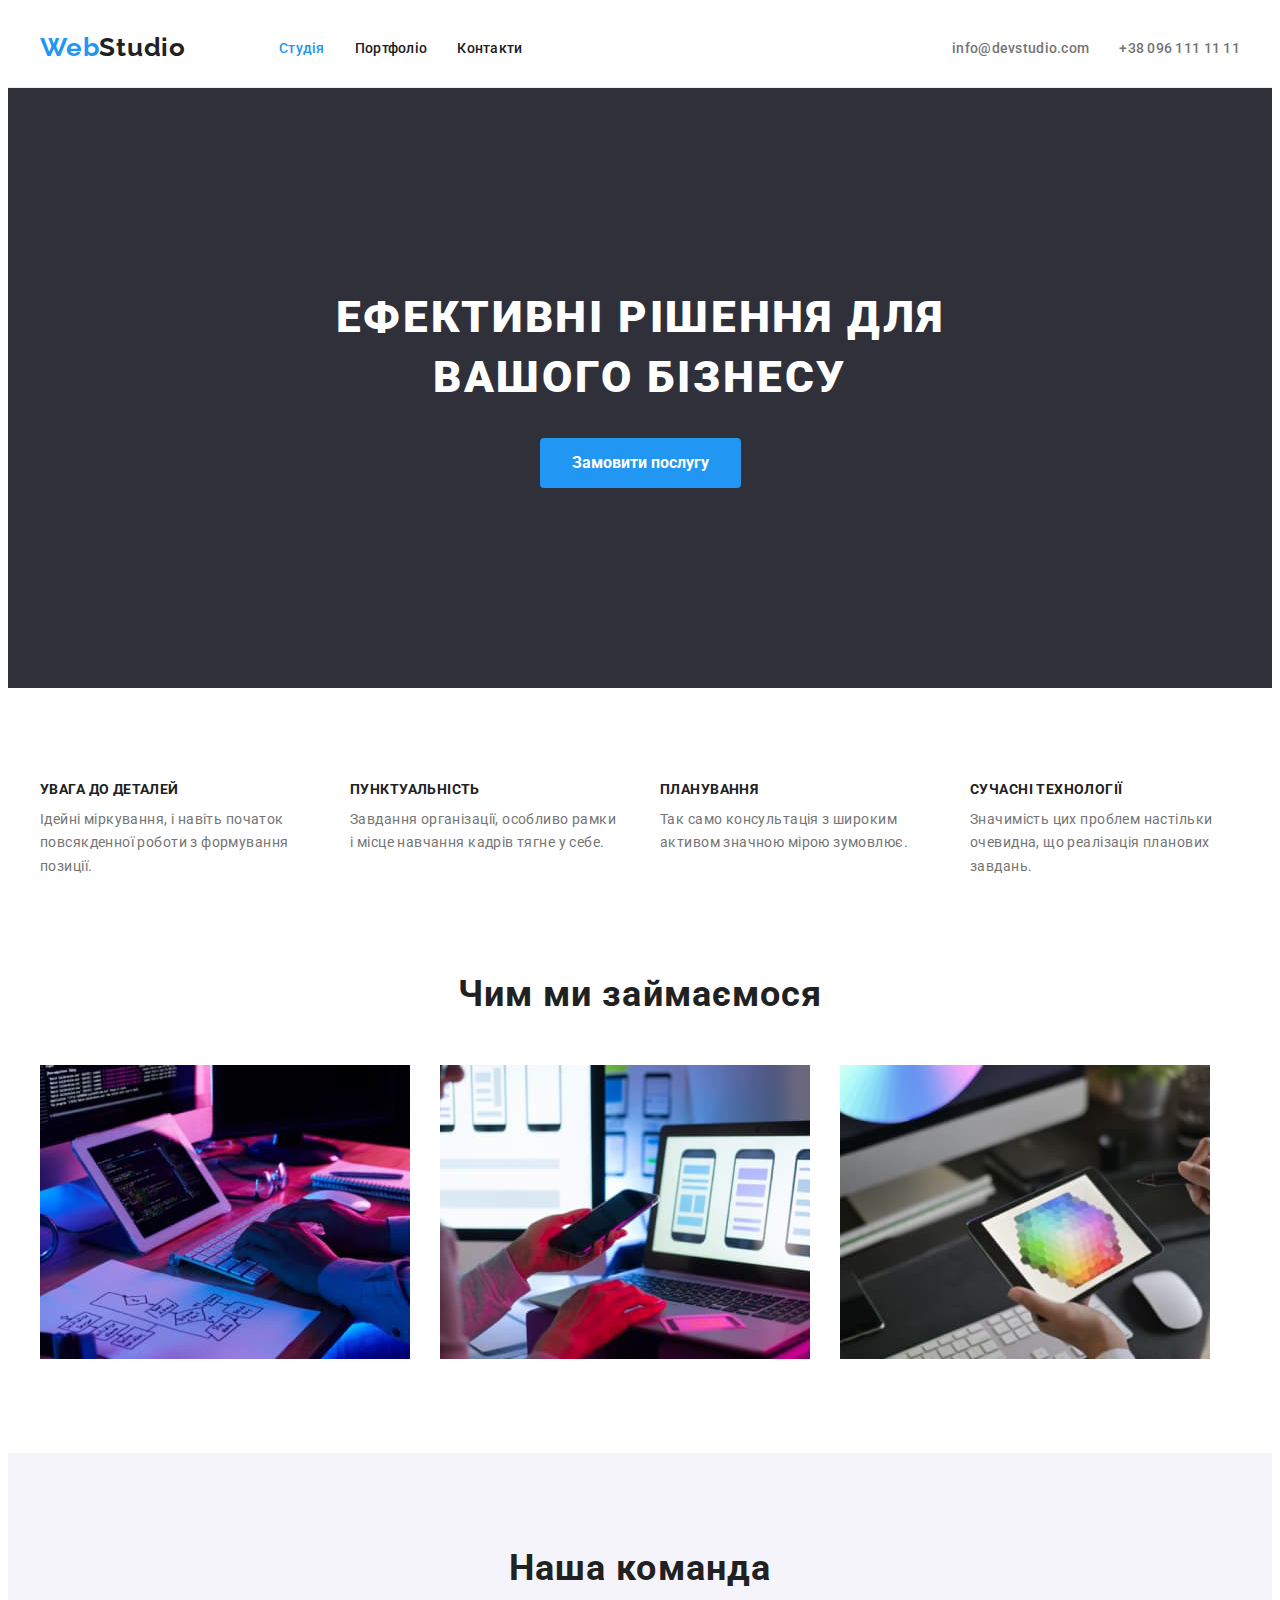
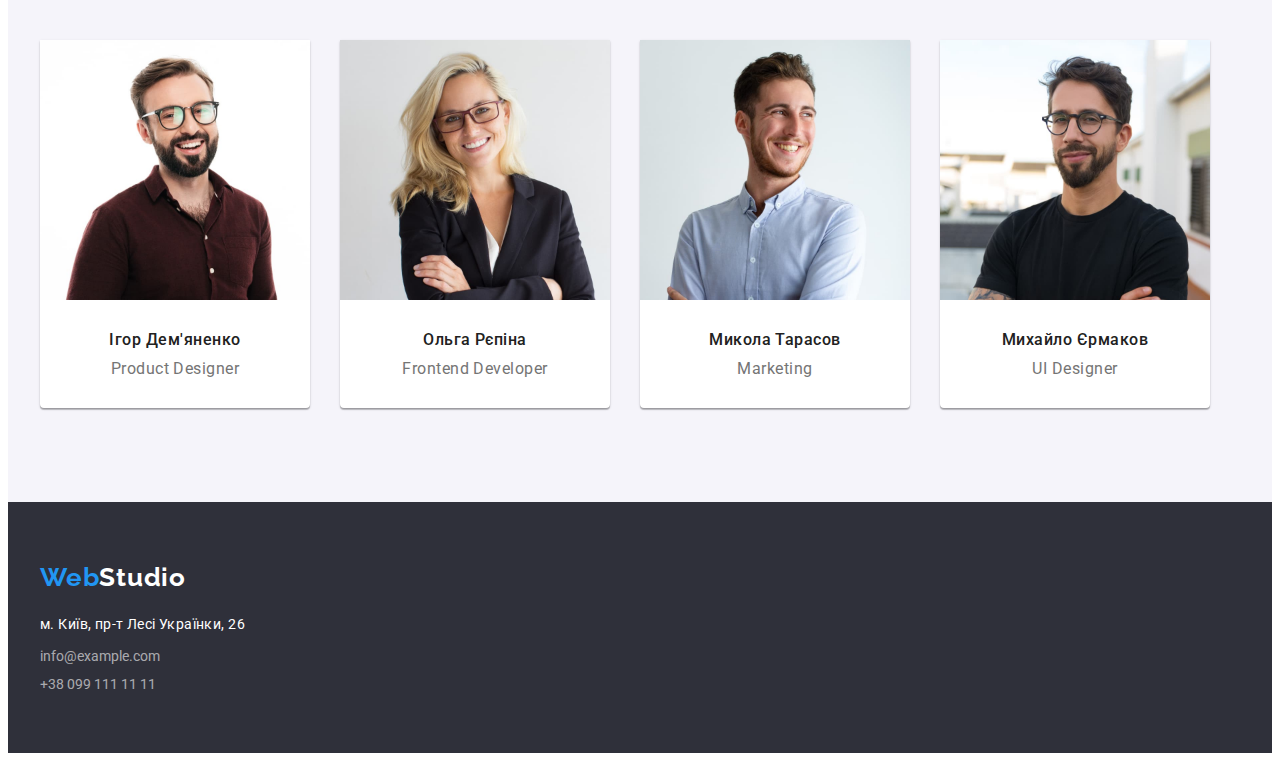
<file: index.html>
<!DOCTYPE html>
<html lang="uk">
  <head>
    <meta charset="UTF-8" />
    <meta http-equiv="X-UA-Compatible" content="IE=edge" />
    <meta name="viewport" content="width=device-width, initial-scale=1.0" />
    <title>Студія</title>

    <link rel="preconnect" href="https://fonts.googleapis.com" />
    <link rel="preconnect" href="https://fonts.gstatic.com" crossorigin />
    <link
      href="https://fonts.googleapis.com/css2?family=Raleway:wght@700&family=Roboto:wght@400;500;700;900&display=swap"
      rel="stylesheet"
    />

    <link rel="stylesheet" href="https://cdnjs.cloudflare.com/ajax/libs/modern-normalize/1.1.0/modern-normalize.min.css"
      integrity="sha512-wpPYUAdjBVSE4KJnH1VR1HeZfpl1ub8YT/NKx4PuQ5NmX2tKuGu6U/JRp5y+Y8XG2tV+wKQpNHVUX03MfMFn9Q=="
      crossorigin="anonymous" referrerpolicy="no-referrer" />
    <link rel="stylesheet" href="./css/styles.css" />
  </head>

  <body>
    <header class="header-positioning">
      <div class="container nav-line">
        <nav class="nav-line">
          <a class="logo-font" href="./index.html"
            ><span style="color: var(--color-blue)">Web</span>Studio</a
          >
          <ul class="list pages-box">
            <li class="pages-item"><a class="link link-opened-page" href="">Cтудія</a></li>
            <li class="pages-item"><a class="link" href="./portfolio.html">Портфоліо</a></li>
            <li class="pages-item"><a class="link" href="#contacts">Контакти</a></li>
          </ul>
        </nav>
        <ul class="list pages-box">
          <li class="pages-item pages-item pages-item">
            <a class="link link-contacts" href="mailto:info@example.com">info@devstudio.com</a>
          </li>
          <li class="pages-item pages-item pages-item">
            <a class="link link-contacts" href="tel:+380961111111">+38 096 111 11 11</a>
          </li>
        </ul>
      </div>
    </header>

    <main>
      <!-- Hero -->
      <section class="section-dark section-hero">
        <div class="container-hero">
        <h1 class="hero-font">Ефективні рішення для вашого бізнесу</h1>
        <button class="button" type="button">Замовити послугу</button>
        </div>
      </section>
      <section class="qualities section-positioning">
        <div class="container">
        <!-- Прихований заголовок -->
        <h2 class="visually-hidden">Наші головні якості</h2>
        <ul class="list qualities-box">
          <li class="qualities-item">
            <h3>УВАГА ДО ДЕТАЛЕЙ</h3>
            <p>Ідейні міркування, і навіть початок повсякденної роботи з формування позиції.</p>
          </li>
          <li class="qualities-item">
            <h3>ПУНКТУАЛЬНІСТЬ</h3>
            <p>Завдання організації, особливо рамки і місце навчання кадрів тягне у себе.</p>
          </li>
          <li class="qualities-item">
            <h3>ПЛАНУВАННЯ</h3>
            <p>Так само консультація з широким активом значною мірою зумовлює.</p>
          </li>
          <li class="qualities-item">
            <h3>СУЧАСНІ ТЕХНОЛОГІЇ</h3>
            <p>Значимість цих проблем настільки очевидна, що реалізація планових завдань.</p>
          </li>
        </ul>
        </div>
      </section>
      <section class="section-positioning">
        <div class="container">
        <h2 class="section-title">Чим ми займаємося</h2>
        <ul class="list whatwedo">
          <li class="whatwedo-item">
            <img
              src="./images/section3/img1.jpg"
              alt="розробка програмного забезпечення"
              width="370"
            />
          </li>
          <li class="whatwedo-item">
            <img src="./images/section3/img2.jpg" alt="розробка мобільних додатків" width="370" />
          </li>
          <li class="whatwedo-item">
            <img
              src="./images/section3/img3.jpg"
              alt="грамотне використання колористики"
              width="370"
            />
          </li>
        </ul>
        </div>
      </section>
      <section class="section-gray team section-positioning">
        <div class="container">
        <h2 class="section-title">Наша команда</h2>
        <ul class="list team-box">
          <li class="team-item">
            <img
              src="./images/section4/img_demyanenko.jpg"
              alt="Ігор Дем'яненко - Product Designer"
              width="270"
            />
            <div class="team-member">
              <h3>Ігор Дем'яненко</h3>
              <p lang="en">Product Designer</p>
            </div>
          </li>
          <li class="team-item">
            <img
              src="./images/section4/img_repina.jpg"
              alt="Ольга Рєпіна - Frontend Developer"
              width="270"
            />
            <div class="team-member">
              <h3>Ольга Рєпіна</h3>
              <p lang="en">Frontend Developer</p>
            </div>
          </li>
          <li class="team-item">
            <img
              src="./images/section4/img_tarasov.jpg"
              alt="Микола Тарасов - Marketing"
              width="270"
            />
            <div class="team-member">
              <h3>Микола Тарасов</h3>
              <p lang="en">Marketing</p>
            </div>
          </li>
          <li class="team-item">
            <img
              src="./images/section4/img_ermakov.jpg"
              alt="Михайло Єрмаков - UI Designer"
              width="270"
            />
            <div class="team-member">
              <h3>Михайло Єрмаков</h3>
              <p lang="en">UI Designer</p>
            </div>
          </li>
        </ul>
        </div>
      </section>
    </main>

    <footer class="section-dark footer-positioning">
      <div class="container">
        <a class="logo-font logo-footer" href="/index.html"
          ><span style="color: var(--color-blue)">Web</span>Studio</a
        >
        <address id="contacts">
          <ul class="list footer-box">
            <li>
              <a
                class="link"
                href="https://goo.gl/maps/1K6WkKLkkUkgV1Cs8"
                target="_blank"
                rel="noopener noreferrer nofollow"
                >м. Київ, пр-т Лесі Українки, 26</a
              >
            </li>
            <li><a class="link-transp" href="mailto:info@example.com">info@example.com</a></li>
            <li><a class="link-transp" href="tel:+380961111111">+38 099 111 11 11</a></li>
          </ul>
        </address>
      </div>
    </footer>
  </body>
</html>
</file>
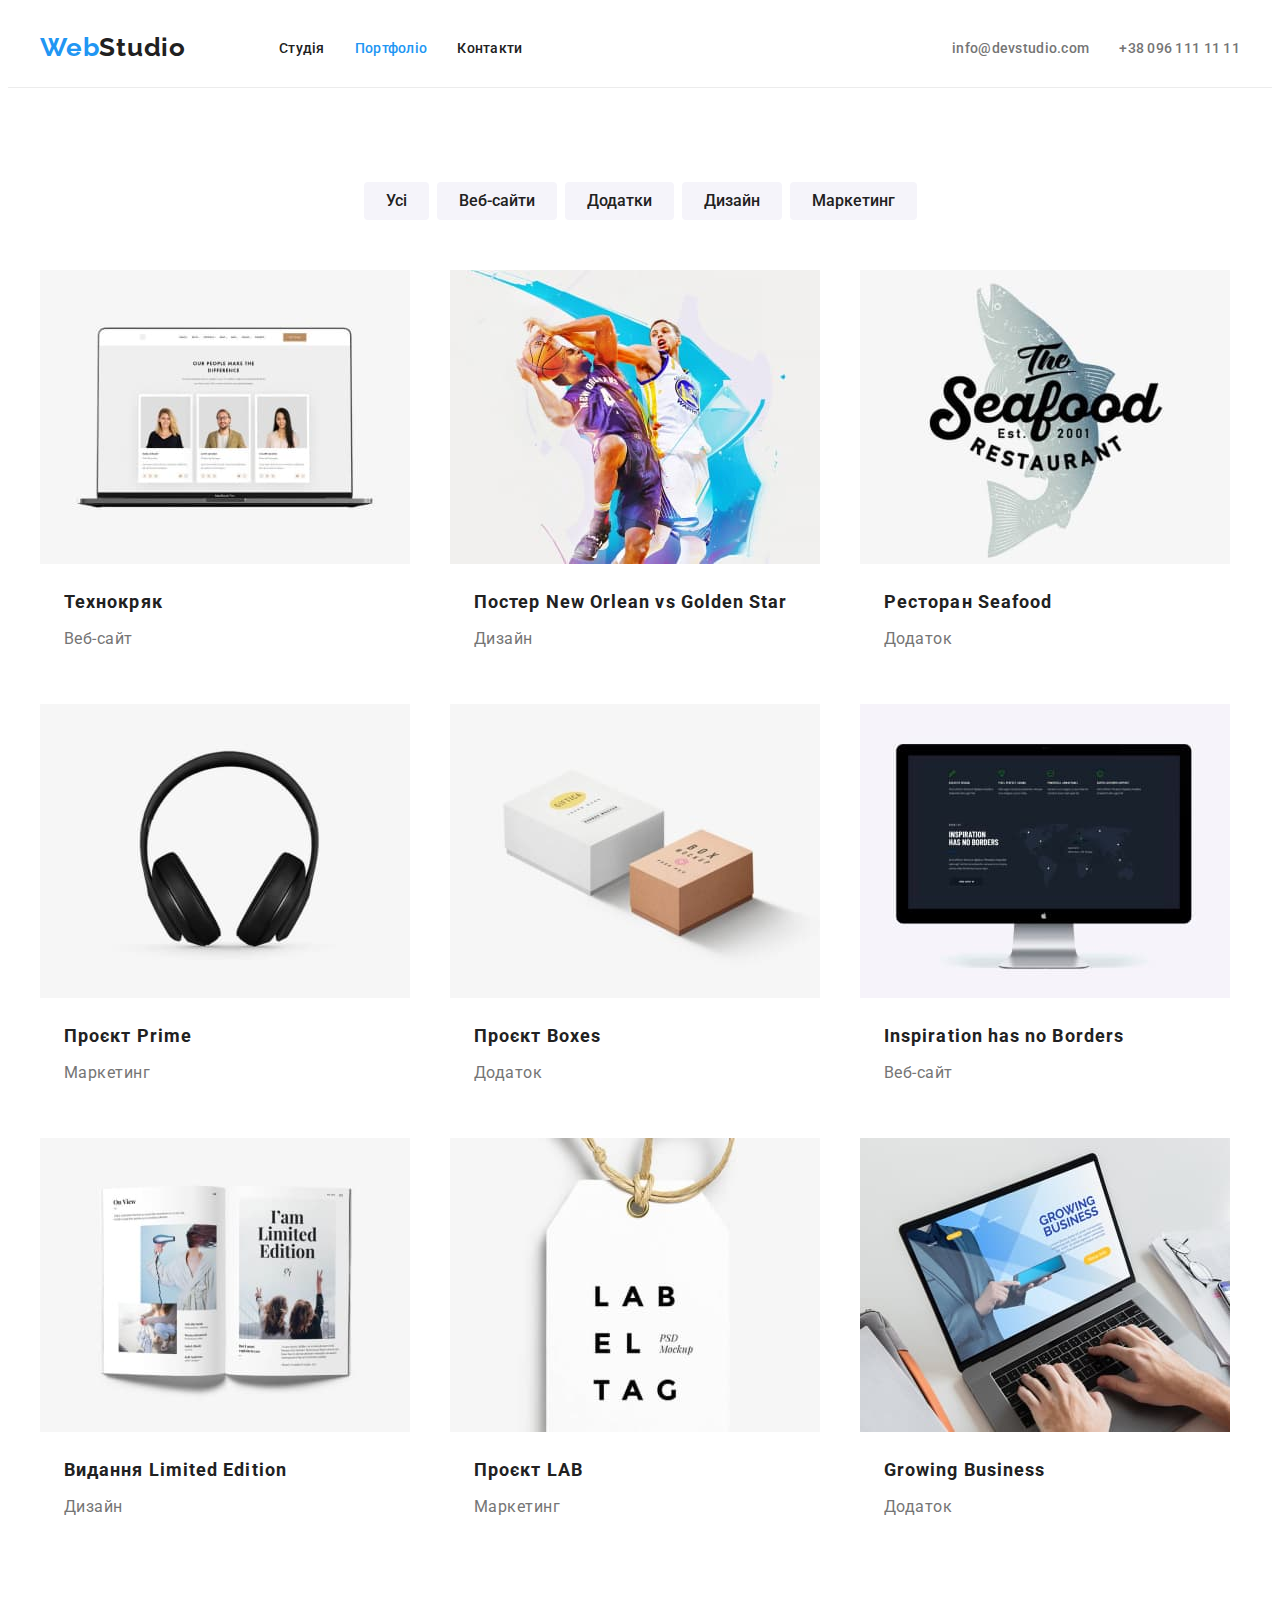
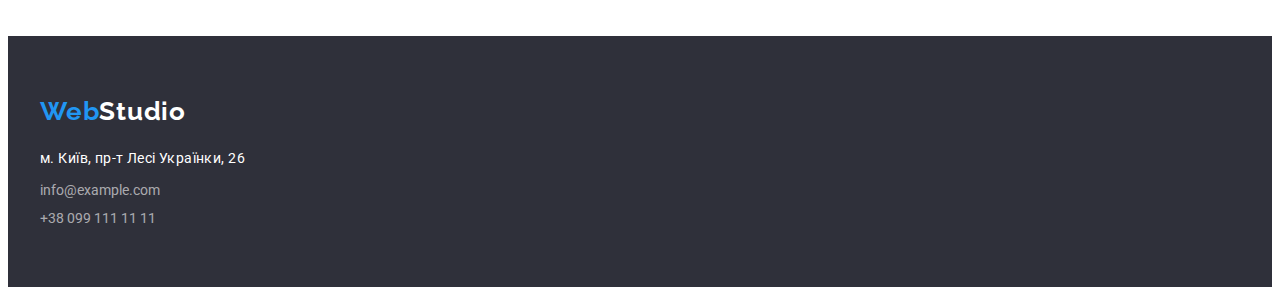
<file: portfolio.html>
<!DOCTYPE html>
<html lang="uk">
  <head>
    <meta charset="UTF-8" />
    <meta http-equiv="X-UA-Compatible" content="IE=edge" />
    <meta name="viewport" content="width=device-width, initial-scale=1.0" />
    <title>Портфоліо</title>

    <link rel="preconnect" href="https://fonts.googleapis.com" />
    <link rel="preconnect" href="https://fonts.gstatic.com" crossorigin />
    <link
      href="https://fonts.googleapis.com/css2?family=Raleway:wght@700&family=Roboto:wght@400;500;700;900&display=swap"
      rel="stylesheet"
    />

    <link
      rel="stylesheet"
      href="https://cdnjs.cloudflare.com/ajax/libs/modern-normalize/1.1.0/modern-normalize.min.css"
      integrity="sha512-wpPYUAdjBVSE4KJnH1VR1HeZfpl1ub8YT/NKx4PuQ5NmX2tKuGu6U/JRp5y+Y8XG2tV+wKQpNHVUX03MfMFn9Q=="
      crossorigin="anonymous"
      referrerpolicy="no-referrer"
    />
    <link rel="stylesheet" href="./css/styles.css" />
  </head>
  <body>
    <header class="header-positioning">
      <div class="container nav-line">
        <nav class="nav-line">
          <a class="logo-font" href="./index.html"
            ><span style="color: var(--color-blue)">Web</span>Studio</a
          >
          <ul class="list pages-box">
            <li class="pages-item"><a class="link" href="./index.html">Cтудія</a></li>
            <li class="pages-item">
              <a class="link link-opened-page" href="./portfolio.html">Портфоліо</a>
            </li>
            <li class="pages-item"><a class="link" href="#contacts">Контакти</a></li>
          </ul>
        </nav>
        <ul class="list pages-box">
          <li class="pages-item">
            <a class="link link-contacts" href="mailto:info@example.com">info@devstudio.com</a>
          </li>
          <li class="pages-item">
            <a class="link link-contacts" href="tel:+380961111111">+38 096 111 11 11</a>
          </li>
        </ul>
      </div>
    </header>

    <main>
      <section class="section-positioning">
        <div class="container">
          <ul class="list portfolio-filter">
            <li><button class="button-for-filter" type="button">Усі</button></li>
            <li><button class="button-for-filter" type="button">Веб-сайти</button></li>
            <li><button class="button-for-filter" type="button">Додатки</button></li>
            <li><button class="button-for-filter" type="button">Дизайн</button></li>
            <li><button class="button-for-filter" type="button">Маркетинг</button></li>
          </ul>
          <ul class="list portfolio-box portfolio-options">
            <li class="portfolio-item">
              <img src="./images/portfolio/img1.jpg" alt="progect1" width="370" />
              <div class="portfolio-item-description">
                <h3>Технокряк</h3>
                <p>Веб-сайт</p>
              </div>
            </li>
            <li class="portfolio-item">
              <img src="./images/portfolio/img2.jpg" alt="progect2" width="370" />
              <div class="portfolio-item-description">
                <h3>Постер New Orlean vs Golden Star</h3>
                <p>Дизайн</p>
              </div>
            </li>
            <li class="portfolio-item">
              <img src="./images/portfolio/img3.jpg" alt="progect3" width="370" />
              <div class="portfolio-item-description">
                <h3>Ресторан Seafood</h3>
                <p>Додаток</p>
              </div>
            </li>
            <li class="portfolio-item">
              <img src="./images/portfolio/img4.jpg" alt="progect4" width="370" />
              <div class="portfolio-item-description">
                <h3>Проєкт Prime</h3>
                <p>Маркетинг</p>
              </div>
            </li>
            <li class="portfolio-item">
              <img src="./images/portfolio/img5.jpg" alt="progect5" width="370" />
              <div class="portfolio-item-description">
                <h3>Проєкт Boxes</h3>
                <p>Додаток</p>
              </div>
            </li>
            <li class="portfolio-item">
              <img src="./images/portfolio/img6.jpg" alt="progect6" width="370" />
              <div class="portfolio-item-description">
                <h3>Inspiration has no Borders</h3>
                <p>Веб-сайт</p>
              </div>
            </li>
            <li class="portfolio-item">
              <img src="./images/portfolio/img7.jpg" alt="progect7" width="370" />
              <div class="portfolio-item-description">
                <h3>Видання Limited Edition</h3>
                <p>Дизайн</p>
              </div>
            </li>
            <li class="portfolio-item">
              <img src="./images/portfolio/img8.jpg" alt="progect8" width="370" />
              <div class="portfolio-item-description">
                <h3>Проєкт LAB</h3>
                <p>Маркетинг</p>
              </div>
            </li>
            <li class="portfolio-item">
              <img src="./images/portfolio/img9.jpg" alt="progect9" width="370" />
              <div class="portfolio-item-description">
                <h3>Growing Business</h3>
                <p>Додаток</p>
              </div>
            </li>
          </ul>
        </div>
      </section>
    </main>

    <footer class="section-dark footer-positioning">
      <div class="container">
        <a class="logo-font logo-footer" href="./index.html"
          ><span style="color: var(--color-blue)">Web</span>Studio</a
        >
        <address id="contacts">
          <ul class="list footer-box">
            <li>
              <a
                class="link"
                href="https://goo.gl/maps/1K6WkKLkkUkgV1Cs8"
                target="_blank"
                rel="noopener noreferrer"
                >м. Київ, пр-т Лесі Українки, 26</a
              >
            </li>
            <li><a class="link-transp" href="mailto:info@example.com">info@example.com</a></li>
            <li><a class="link-transp" href="tel:+380961111111">+38 099 111 11 11</a></li>
          </ul>
        </address>
      </div>
    </footer>
  </body>
</html>
</file>
<file: css/styles.css>
:root {
  --color-blue: #2196f3;
}

body {
  font-family: 'Roboto', sans-serif;
  color: #212121;
}
/* RESET */

p,
h1,
h2,
h3,
h4,
h5,
h6 {
  margin: 0;
}

ul,
ol {
  margin: 0;
  padding-left: 0;
}

button {
  cursor: pointer;
}

address {
  font-style: normal;
}

img {
  display: block;
  max-width: 100%;
  height: auto;
}

.logo-font {
  text-decoration: none;

  font-family: 'Raleway', sans-serif;
  font-weight: 700;
  font-size: 26px;
  line-height: 1.19;
  /* identical to box height */

  letter-spacing: 0.03em;
  color: inherit;
}

.hero-font {
  font-weight: 900;
  font-size: 44px;
  line-height: 1.36;
  /* or 136% */
  letter-spacing: 0.06em;
  text-transform: uppercase;
}

.list {
  list-style-type: none;
}

.link {
  text-decoration: none;
  color: inherit;
  font-weight: 500;
  font-size: 14px;
  line-height: 1.14;
  letter-spacing: 0.02em;
}

.link-contacts {
  color: #757575;
}

footer .link {
  font-weight: 400;
  font-size: 14px;
  line-height: 1.71;
  /* or 171% */

  letter-spacing: 0.03em;
}

.link:hover,
.link:focus,
.link-transp:hover,
.link-transp:focus {
  color: var(--color-blue);
}

.link-opened-page {
  color: var(--color-blue);
}

.link-transp {
  text-decoration: none;
  color: rgba(255, 255, 255, 0.6);
  font-size: 14px;
}

.button {
  background-color: var(--color-blue);
  color: #ffffff;
  border: none;

  font-weight: 700;
  font-size: 16px;
  line-height: 1.875;
  font-family: inherit;

  border-radius: 4px;
  padding: 10px 32px;
}

.button-for-filter {
  color: #212121;
  background-color: #f5f4fa;
  cursor: pointer;
  border: none;
  border-radius: 4px;

  padding: 6px 22px;
  font-weight: 500;
  font-size: 16px;
  line-height: 1.625;
  font-family: inherit;
}
.button-for-filter:hover {
  background-color: var(--color-blue);
  color: #ffffff;
}

.section-dark {
  color: #ffffff;
  background-color: #2f303a;
}

.section-gray {
  background-color: #f5f4fa;
}

.section-title {
  font-weight: 700;
  font-size: 36px;
  line-height: 1.17;
  letter-spacing: 0.03em;
}

.qualities h3 {
  font-weight: 700;
  font-size: 14px;
  line-height: 1.14;
  letter-spacing: 0.03em;
  text-transform: uppercase;
}

.qualities p {
  font-size: 14px;
  line-height: 1.71;
  /* or 171% */

  letter-spacing: 0.03em;
  color: #757575;
}

.team h3 {
  font-weight: 500;
  font-size: 16px;
  line-height: 1.19;
  /* identical to box height */
  letter-spacing: 0.03em;
}

.team p {
  line-height: 1.19;
  /* identical to box height */
  letter-spacing: 0.03em;

  color: #757575;
}

.portfolio-options h3 {
  font-weight: 700;
  font-size: 18px;
  line-height: 2;
  /* identical to box height, or 200% */

  letter-spacing: 0.06em;
}

.portfolio-options p {
  line-height: 1.88;
  /* identical to box height, or 188% */

  letter-spacing: 0.03em;
  color: #757575;
}

/* homework 3 */

.visually-hidden {
  position: absolute;
  width: 1px;
  height: 1px;
  margin: -1px;
  border: 0;
  padding: 0;

  white-space: nowrap;
  clip-path: inset(100%);
  clip: rect(0 0 0 0);
  overflow: hidden;
}

.section-positioning{
  padding-top: 94px;
  padding-bottom: 94px
}
.qualities.section-positioning{
  padding-bottom: 0;
}

.container{
  width: 1200px;
  margin-left: auto;
  margin-right: auto;
  padding-left: 15px;
  padding-right: 15px; 
}
.container-team h2,
.container h2 {
  text-align: center;
  margin-bottom: 50px;
}
.container h3 {
  margin-bottom: 10px;
}

/* header */
.header-positioning{
  padding: 24px 0;
  border-bottom: solid 1px #ececec;
}
.nav-line {
  display: flex;
  align-items: center;
  justify-content: space-between;
}
.nav-line .logo-font {
  flex-basis: 145px;
  margin-right: 93px;
}
.pages-box {
  display: flex;
  gap: 30px;
}

/* hero */
.section-hero{
  padding: 200px 0;
}
.container-hero {
  /* padding: 200px 0; */
  width: 696px;
  margin-left: auto;
  margin-right: auto;
  text-align: center;
}
.container-hero h1 {
  margin-bottom: 30px;
}

/* our main qualities*/
.qualities-box {
  display: flex;
  justify-content: space-between;
}
.qualities-item {
  width: 270px;
}

/* what we do */
.whatwedo {
  display: flex;
}
.whatwedo-item:not(:last-child) {
  margin-right: 30px;
}

/* our team */
.team-box {
  display: flex;
  gap: 30px;
}
.team-item {
  width: 270px;
  background-color: #ffffff;
  border-radius: 0 0 4px 4px;
  box-shadow: 0px 1px 3px rgba(0, 0, 0, 0.12), 0px 1px 1px rgba(0, 0, 0, 0.14),
    0px 2px 1px rgba(0, 0, 0, 0.2);
}
.team-member {
  padding: 30px;
  text-align: center;
}

/* footer */
.footer-positioning {
  padding-top: 60px;
  padding-bottom: 60px;
}
.footer-box {
  display: flex;
  flex-direction: column;
  gap: 9px;
}
.logo-footer{
  display: block;
  margin-bottom: 20px;
}

/* PORTFOLIO */

.portfolio-filter {
  display: flex;
  justify-content: center;
  gap: 8px;
  margin-bottom: 50px;
}

.portfolio-box {
  display: flex;
  flex-wrap: wrap;
  gap: 30px;
}
.portfolio-item {
  flex-basis: calc((100% - 60px) / 3);
}
.portfolio-item-description{
  padding: 20px 24px;
}
.portfolio-item-description h3{
  margin-bottom: 4px;
}
</file>
